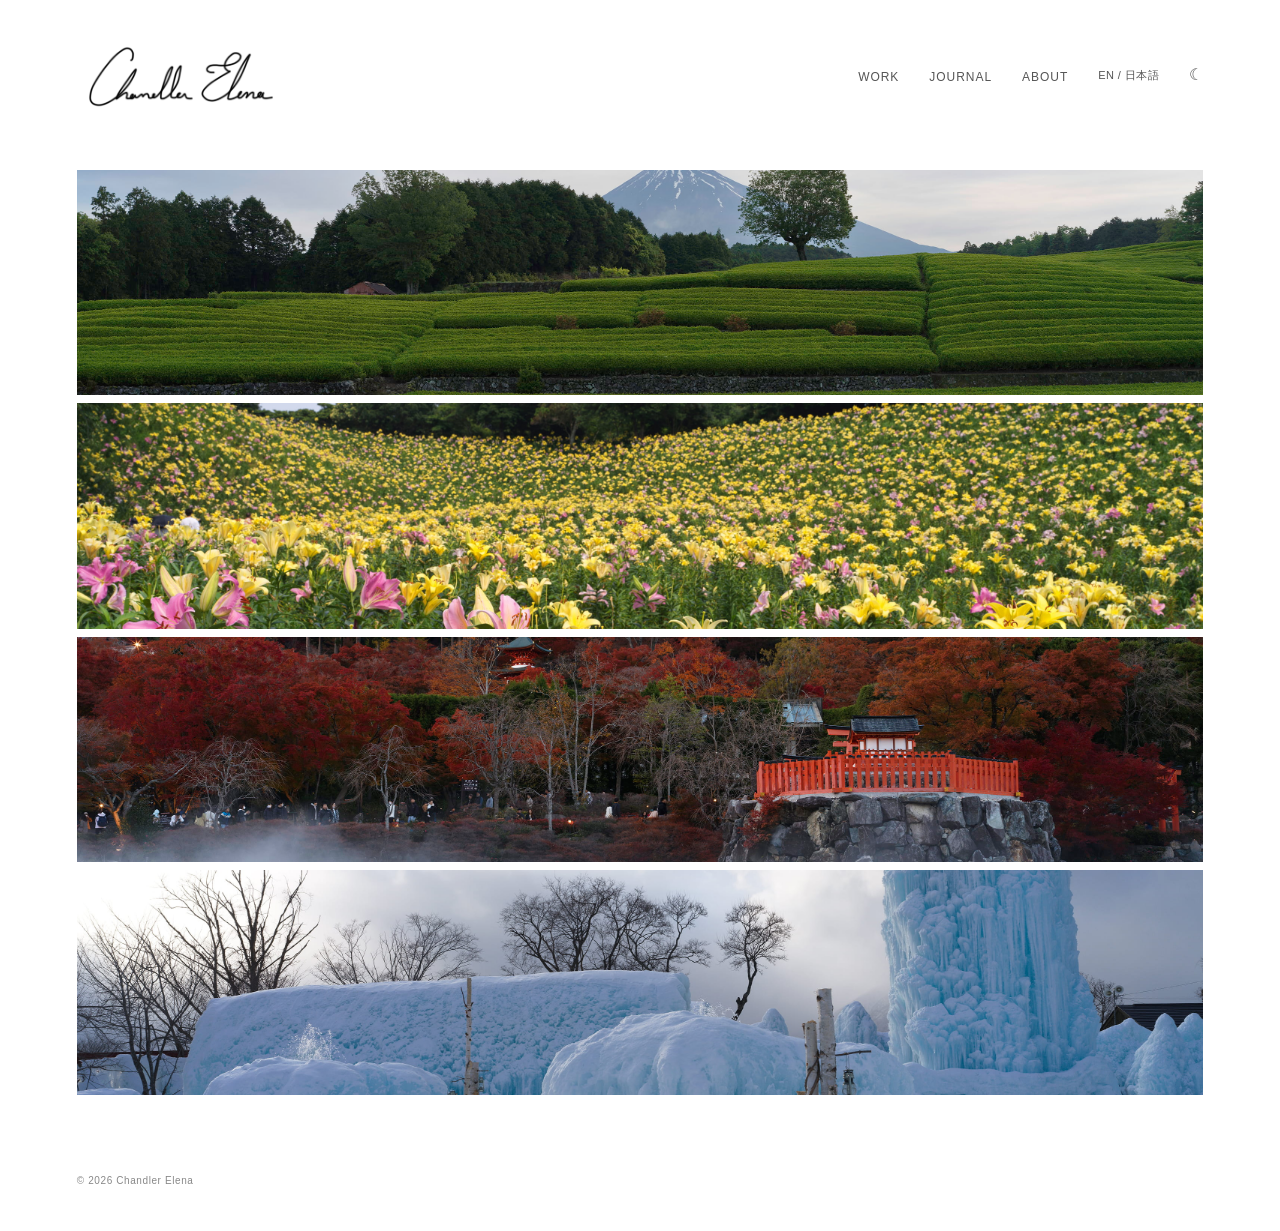
<file: index.html>
<!DOCTYPE html>
<html lang="en">
<head>
  <meta charset="UTF-8">
  <meta name="viewport" content="width=device-width, initial-scale=1.0">

<script>
  const savedTheme = localStorage.getItem("theme");
  const prefersDark = window.matchMedia("(prefers-color-scheme: dark)").matches;

  if (
    savedTheme === "dark" ||
    (!savedTheme && prefersDark)
  ) {
    document.documentElement.classList.add("dark-mode");
  }
</script>

<script>
  try {
    const savedLanguage =
      localStorage.getItem("language") || "en";

    document.documentElement.setAttribute(
      "data-language",
      savedLanguage
    );
  } catch (error) {
    document.documentElement.setAttribute(
      "data-language",
      "en"
    );
  }
</script>
  
  <title>Chandler Elena</title>

  <link rel="stylesheet" href="css/style.css">
</head>

<body>


<header class="site-header">
  <a href="index.html" class="site-title">
    <img
      class="site-signature"
      src="images/signature.png"
      alt="Chandler Elena"
    >
    <span class="site-name-ja">チャンドラ エレナ</span>
  </a>

    <nav class="site-nav">
      <a href="index.html" data-en="Work" data-ja="作品集">Work</a>
      <a href="/journal/" data-en="Journal" data-ja="ブログ">Journal</a>
      <a href="/about/" data-en="About" data-ja="私について">About</a>


      <button
        class="language-toggle"
        type="button"
        aria-label="Switch to Japanese"
    >
        EN / 日本語
      </button>

      <button
        class="theme-toggle"
        type="button"
        aria-label="Switch to dark mode"
      >
        ☾
      </button>
    </nav>
  </header>


  <main class="season-grid">

    <a
      href="galleries/spring/"
      class="season-card slideshow"
      data-season="spring"
      data-interval="8000"
    >
      <img class="slide slide-a" alt="Spring photography">
      <img class="slide slide-b" alt="Spring photography">

      <div class="season-overlay">
        <span data-en="Spring" data-ja="春">Spring</span>
      </div>
    </a>


    <a
      href="galleries/summer/"
      class="season-card slideshow"
      data-season="summer"
      data-interval="11000"
    >
      <img class="slide slide-a" alt="Summer photography">
      <img class="slide slide-b" alt="Summer photography">

      <div class="season-overlay">
        <span data-en="Summer" data-ja="夏">Summer</span>
      </div>
    </a>


    <a
      href="galleries/autumn/"
      class="season-card slideshow"
      data-season="autumn"
      data-interval="9000"
    >
      <img class="slide slide-a" alt="Autumn photography">
      <img class="slide slide-b" alt="Autumn photography">

      <div class="season-overlay">
        <span data-en="Autumn" data-ja="秋">Autumn</span>
      </div>
    </a>


    <a
      href="galleries/winter/"
      class="season-card slideshow"
      data-season="winter"
      data-interval="13000"
    >
      <img class="slide slide-a" alt="Winter photography">
      <img class="slide slide-b" alt="Winter photography">

      <div class="season-overlay">
        <span data-en="Winter" data-ja="冬">Winter</span>
      </div>
    </a>

  </main>


  <footer class="site-footer">
    <p>© 2026 Chandler Elena</p>
  </footer>

  <script src="js/theme.js"></script>
  <script src="js/language.js"></script>
  <script src="js/home-slideshow.js"></script>

</body>
</html>
</file>
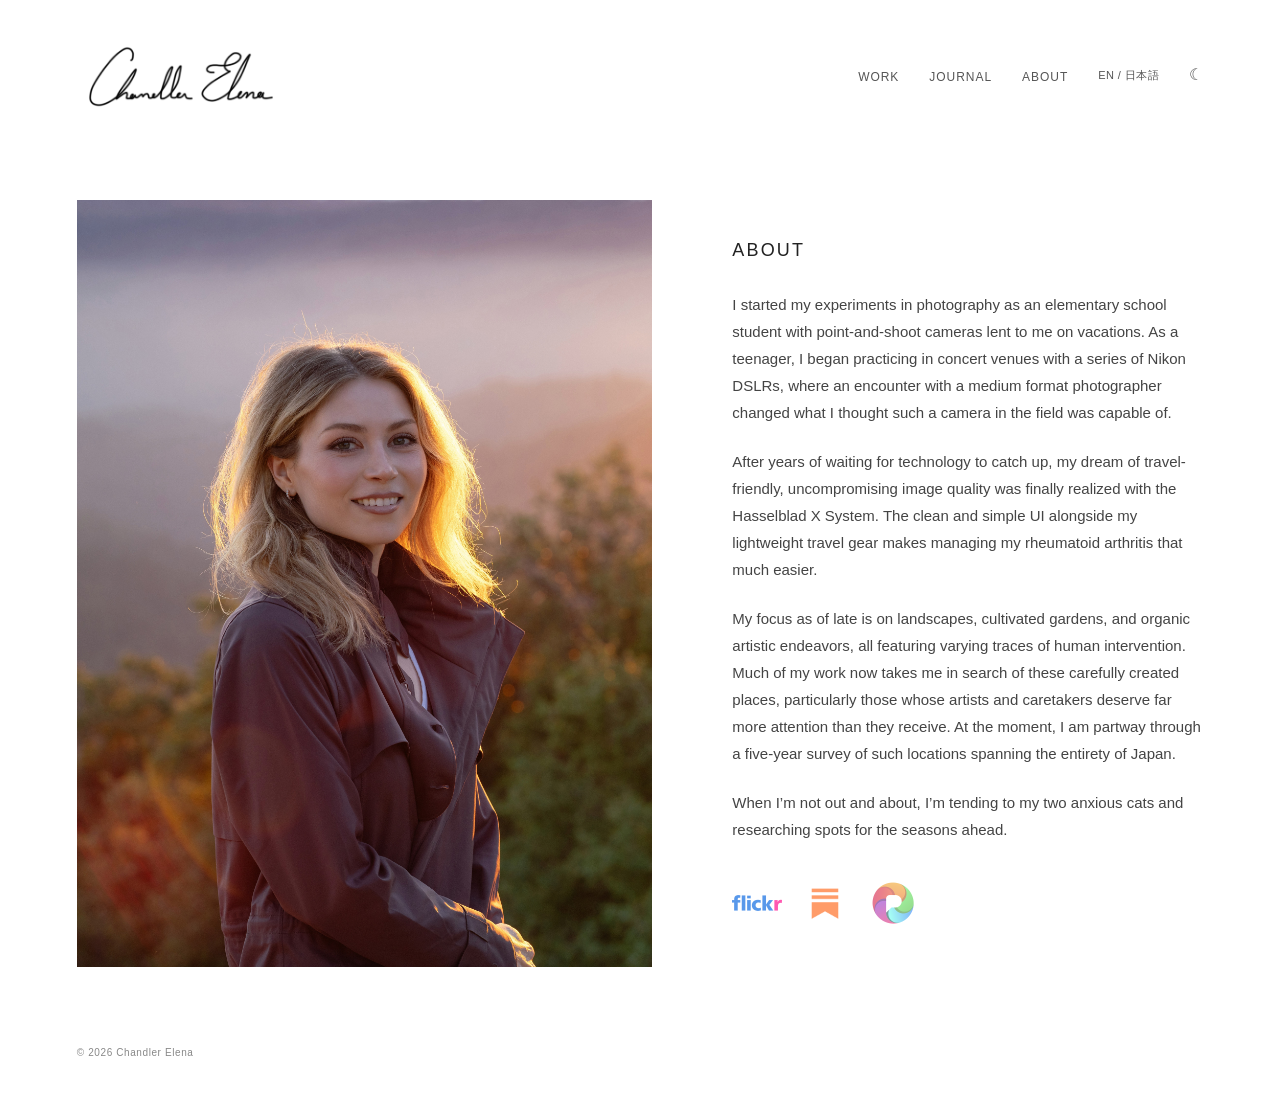
<file: about/index.html>
<!DOCTYPE html>
<html lang="en">
<head>
  <meta charset="UTF-8">
  <meta name="viewport" content="width=device-width, initial-scale=1.0">

  <script>
    const savedTheme = localStorage.getItem("theme");
    const prefersDark = window.matchMedia("(prefers-color-scheme: dark)").matches;

    if (
      savedTheme === "dark" ||
      (!savedTheme && prefersDark)
    ) {
      document.documentElement.classList.add("dark-mode");
    }
  </script>

  <script>
    try {
      const savedLanguage =
        localStorage.getItem("language") || "en";

      document.documentElement.setAttribute(
        "data-language",
        savedLanguage
      );
    } catch (error) {
      document.documentElement.setAttribute(
        "data-language",
        "en"
      );
    }
  </script>

  <title>About</title>

  <link rel="stylesheet" href="../css/style.css">
</head>

<body>

  <header class="site-header">
    <a href="/" class="site-title">

      <img
        class="site-signature"
        src="../images/signature.png"
        alt="Chandler Elena"
      >

      <span class="site-name-ja">チャンドラ エレナ</span>
    </a>

    <nav class="site-nav">
      <a href="/" data-en="Work" data-ja="作品集">Work</a>
      <a href="/journal/" data-en="Journal" data-ja="ブログ">Journal</a>
      <a href="/about/" data-en="About" data-ja="私について">About</a>

      <button
        class="language-toggle"
        type="button"
        aria-label="Switch to Japanese"
      >
        EN / 日本語
      </button>

      <button
        class="theme-toggle"
        type="button"
        aria-label="Switch to dark mode"
      >
        ☾
      </button>
    </nav>

  </header>


  <main class="about-page">

    <div class="about-image">
      <img
        src="../images/about/about.jpg"
        alt="Portrait of Chandler Elena"
      >
    </div>

    <div class="about-copy">

      <h1>About</h1>

      <!-- English biography -->
      <div class="bio-english">
        <p>
          I started my experiments in photography as an elementary school student with point-and-shoot cameras lent to me on vacations. As a teenager, I began practicing in concert venues with a series of Nikon DSLRs, where an encounter with a medium format photographer changed what I thought such a camera in the field was capable of.
        </p>

        <p>
          After years of waiting for technology to catch up, my dream of travel-friendly, uncompromising image quality was finally realized with the Hasselblad X System. The clean and simple UI alongside my lightweight travel gear makes managing my rheumatoid arthritis that much easier.
        </p>

        <p>
          My focus as of late is on landscapes, cultivated gardens, and organic artistic endeavors, all featuring varying traces of human intervention. Much of my work now takes me in search of these carefully created places, particularly those whose artists and caretakers deserve far more attention than they receive. At the moment, I am partway through a five-year survey of such locations spanning the entirety of Japan.
        </p>

        <p>
          When I’m not out and about, I’m tending to my two anxious cats and researching spots for the seasons ahead.
        </p>
      </div>

      <!-- Japanese biography -->
      <div class="bio-japanese" lang="ja">
        <p>
          私の写真との出会いは、小学生の頃、旅行先で借りたコンパクトカメラです。10代になって、ニコンの一眼レフを手にしてライブ会場での撮影を始めました。そこで出会った中判カメラのフォトグラファーが、「屋外の撮影でカメラに何ができるのか」という私の認識を変えてくれました。
        </p>

        <p>
          テクノロジーの進化をずっと待ち望む中で、ついに「軽くても、画質に妥協しない」という夢を叶えてくれたのが、ハッセルブラッドのXシステムでした。シンプルで洗練された操作性と軽量なトラベルギアのおかげで、持病のリウマチを抱えながらも、驚くほど楽に撮影を楽しめるようになりました。
        </p>

         <p>
          最近のテーマは、人々の手がけた形跡が見られる風景や、丁寧に手入れされた庭園、そして自然を生かしたアートです。現在は5年計画を立て、心を込めて作られた場所を求めて日本全国を巡っています。
        </p>

         <p>
          撮影に出ていない日は、少し甘えん坊な2匹の猫と暮らしながら、次の季節に訪れたい場所を探しています。
        </p>
      </div>

      <div class="social-links">

        <a
          href="https://www.flickr.com/photos/chandlerelena"
          target="_blank"
          rel="noopener noreferrer"
          aria-label="Flickr"
        >
          <img src="../images/icons/flickr.png" alt="">
        </a>

        <a
          href="#"
          aria-label="Substack"
        >
          <img src="../images/icons/substack.png" alt="">
        </a>

        <a
          href="https://pixelfed.social/chandlerelena"
          target="_blank"
          rel="noopener noreferrer"
          aria-label="Pixelfed"
        >
          <img src="../images/icons/pixelfed.png" alt="">
        </a>

      </div>

    </div>

  </main>


  <footer class="site-footer">
    <p>© 2026 Chandler Elena</p>
  </footer>

  <script src="../js/theme.js"></script>
  <script src="../js/language.js"></script>
</body>
</html>
</file>
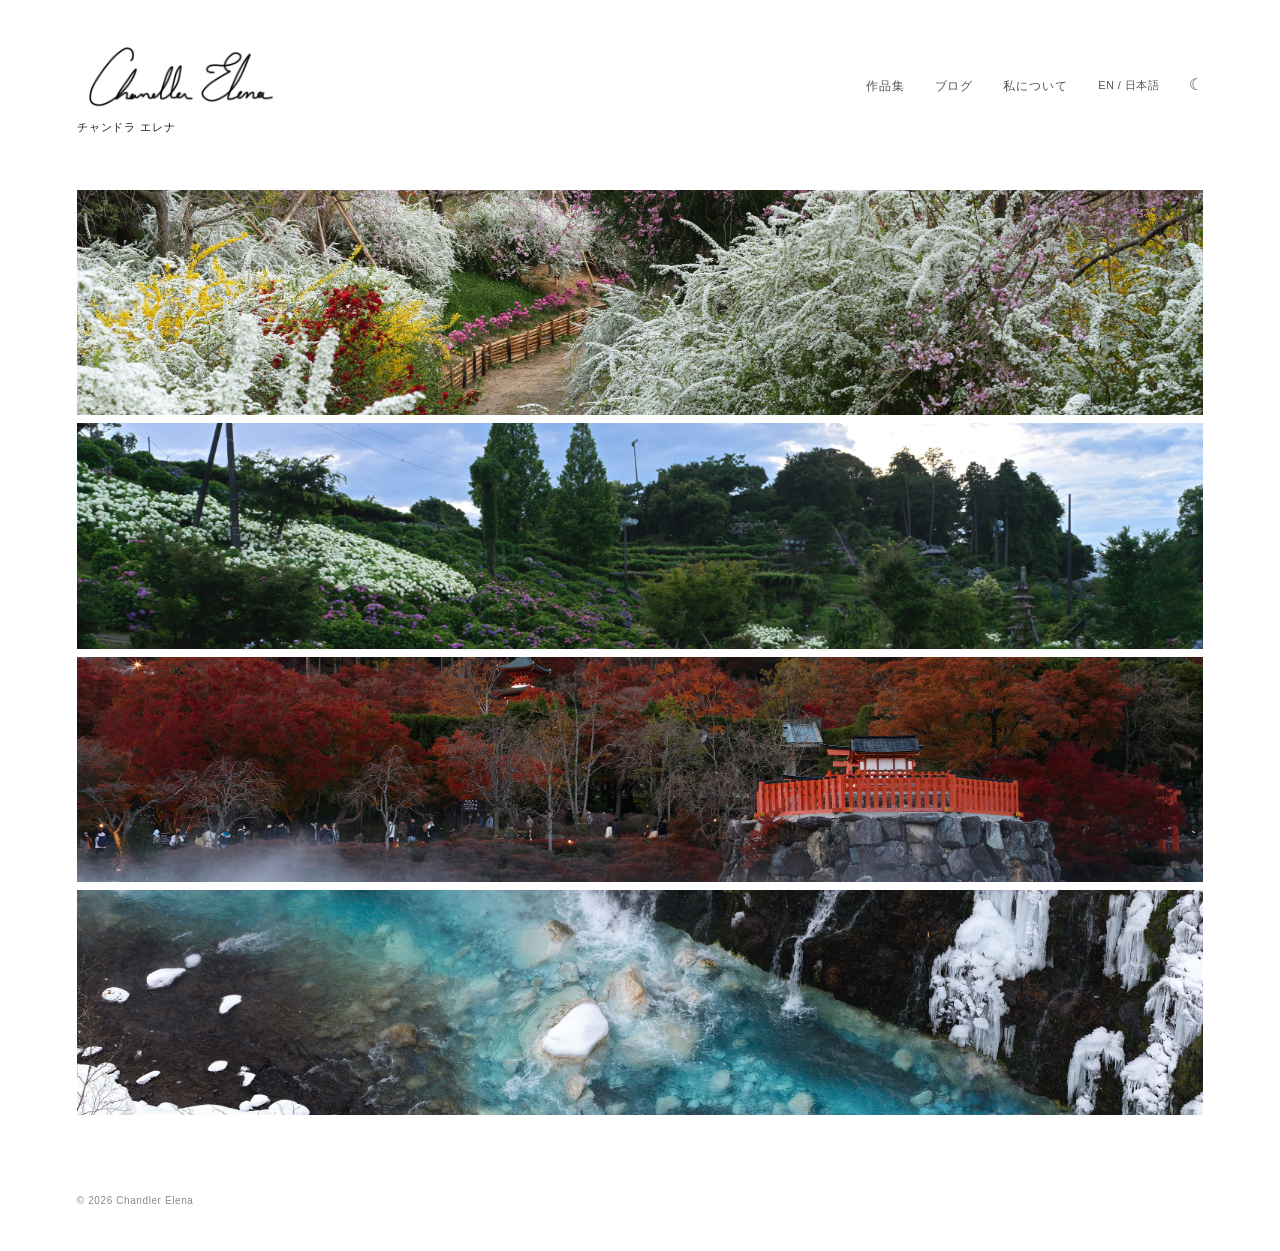
<file: ja/index.html>
<!DOCTYPE html>
<html lang="ja">
<head>
  <meta charset="UTF-8">
  <meta name="viewport" content="width=device-width, initial-scale=1.0">

  <title>Chandler Elena</title>

  <script>
    try {
      localStorage.setItem("language", "ja");
    } catch (error) {
      // Continue even if storage is unavailable.
    }

    window.location.replace("/");
  </script>

  <meta http-equiv="refresh" content="0;url=/">
</head>

<body>
  <p>
    <a href="/">ホームページへ</a>
  </p>
</body>
</html>
</file>
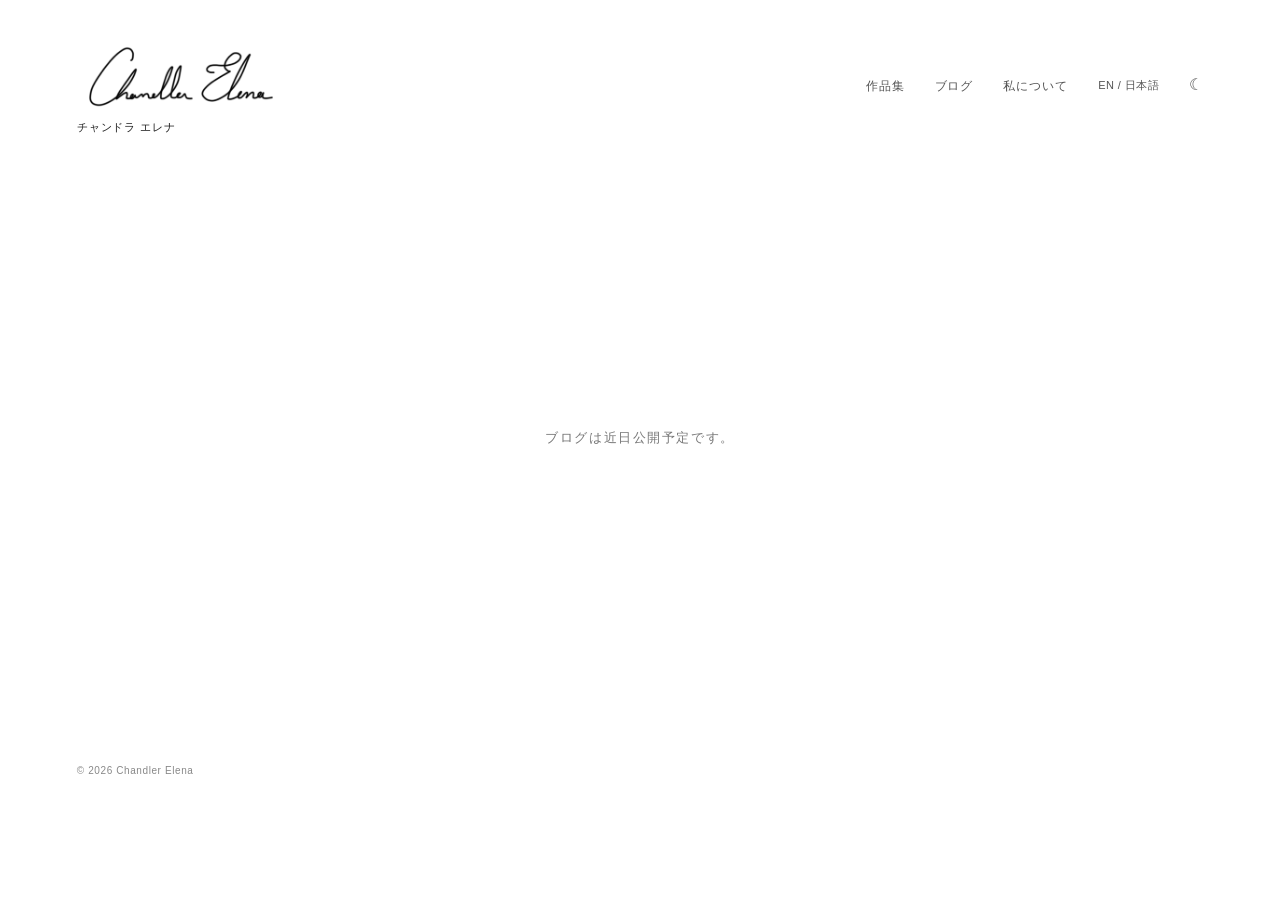
<file: journal/index.html>
<!DOCTYPE html>
<html lang="en">
<head>
  <meta charset="UTF-8">
  <meta name="viewport" content="width=device-width, initial-scale=1.0">

  <script>
    const savedTheme = localStorage.getItem("theme");
    const prefersDark = window.matchMedia("(prefers-color-scheme: dark)").matches;

    if (
      savedTheme === "dark" ||
      (!savedTheme && prefersDark)
    ) {
      document.documentElement.classList.add("dark-mode");
    }
  </script>

  <script>
    try {
      const savedLanguage =
        localStorage.getItem("language") || "en";

      document.documentElement.setAttribute(
        "data-language",
        savedLanguage
      );
    } catch (error) {
      document.documentElement.setAttribute(
        "data-language",
        "en"
      );
    }
  </script>

  <title>Journal</title>

  <link rel="stylesheet" href="../css/style.css">
</head>

<body>

  <header class="site-header">
    <a href="/" class="site-title">
      <img
        class="site-signature"
        src="../images/signature.png"
        alt="Chandler Elena"
      >

      <span class="site-name-ja">チャンドラ エレナ</span>
    </a>

    <nav class="site-nav">
      <a href="/" data-en="Work" data-ja="作品集">Work</a>
      <a href="/journal/" data-en="Journal" data-ja="ブログ">Journal</a>
      <a href="/about/" data-en="About" data-ja="私について">About</a>

      <button
        class="language-toggle"
        type="button"
        aria-label="Switch to Japanese"
      >
        EN / 日本語
      </button>

      <button
        class="theme-toggle"
        type="button"
        aria-label="Switch to dark mode"
      >
        ☾
      </button>
    </nav>

  </header>


  <main class="coming-soon">

    <p
      data-en="Journal coming soon."
      data-ja="ブログは近日公開予定です。"
    >
      Journal coming soon.
    </p>

  </main>


  <footer class="site-footer">
    <p>© 2026 Chandler Elena</p>
  </footer>

  <script src="../js/theme.js"></script>
  <script src="../js/language.js"></script>
</body>
</html>
</file>
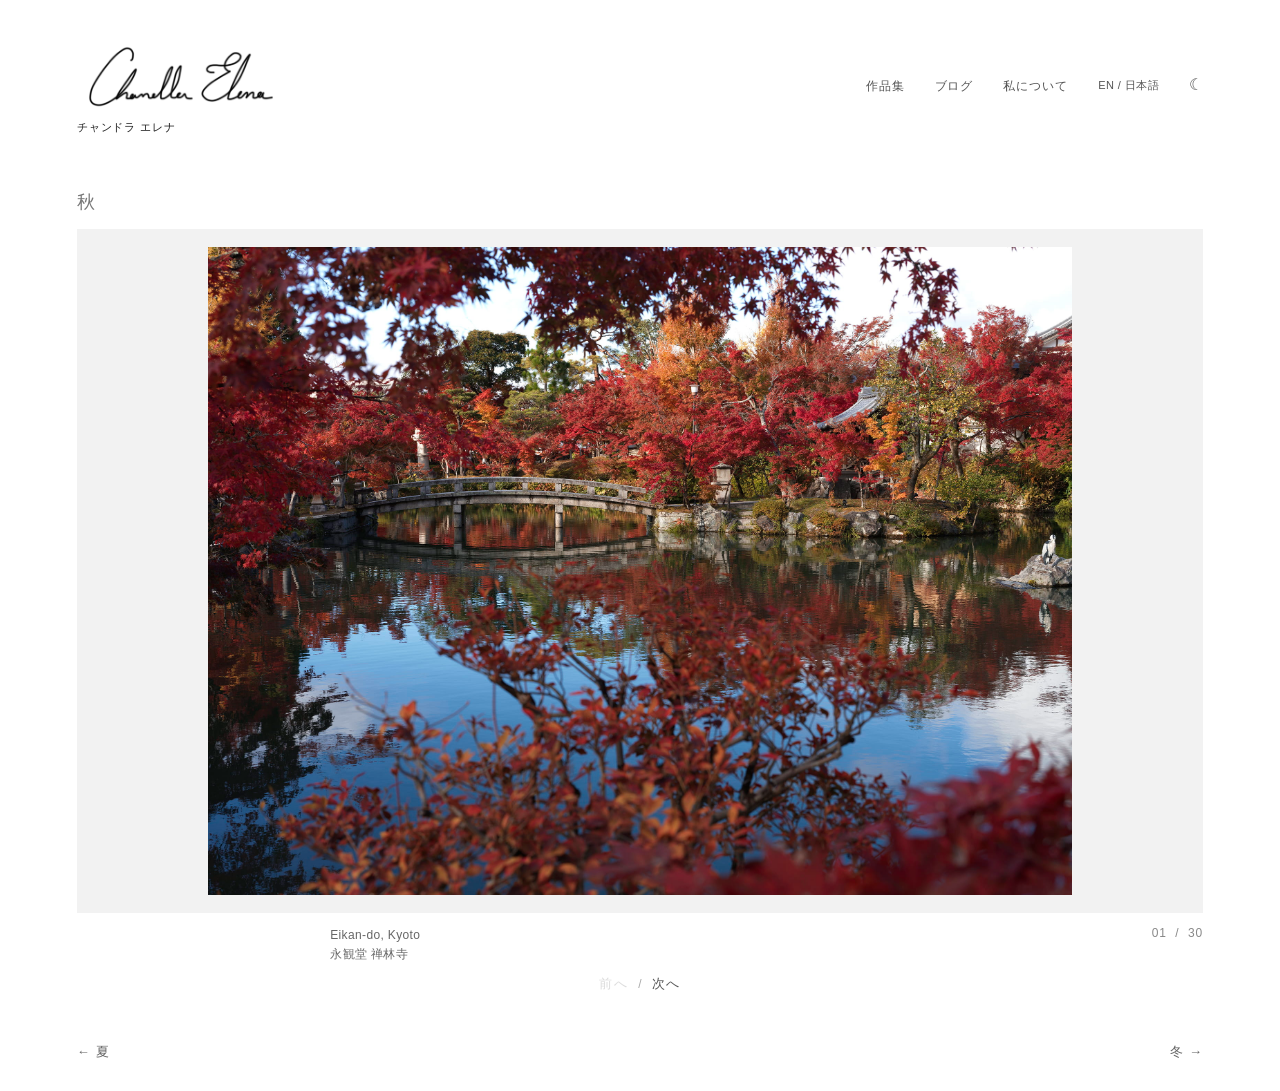
<file: galleries/autumn/index.html>
<!DOCTYPE html>
<html lang="en">
<head>
  <meta charset="UTF-8">
  <meta name="viewport" content="width=device-width, initial-scale=1.0">

  <script>
    const savedTheme = localStorage.getItem("theme");
    const prefersDark = window.matchMedia("(prefers-color-scheme: dark)").matches;

    if (
      savedTheme === "dark" ||
      (!savedTheme && prefersDark)
    ) {
      document.documentElement.classList.add("dark-mode");
    }
  </script>

  <script>
    try {
      const savedLanguage =
        localStorage.getItem("language") || "en";

      document.documentElement.setAttribute(
        "data-language",
        savedLanguage
      );
    } catch (error) {
      document.documentElement.setAttribute(
        "data-language",
        "en"
      );
    }
  </script>

  <title>Autumn</title>

  <link rel="stylesheet" href="/css/style.css">
</head>

<body class="gallery-page">

  <header class="site-header">
    <a href="/" class="site-title">
      <img
        class="site-signature"
        src="/images/signature.png"
        alt="Chandler Elena"
      >
      <span class="site-name-ja">チャンドラ エレナ</span>
    </a>

    <nav class="site-nav">
      <a href="/" data-en="Work" data-ja="作品集">Work</a>
      <a href="/journal/" data-en="Journal" data-ja="ブログ">Journal</a>
      <a href="/about/" data-en="About" data-ja="私について">About</a>

      <button
        class="language-toggle"
        type="button"
        aria-label="Switch to Japanese"
      >
        EN / 日本語
      </button>

      <button
        class="theme-toggle"
        type="button"
        aria-label="Switch to dark mode"
      >
        ☾
      </button>
    </nav>
  </header>


  <main class="gallery-viewer">

    <div class="gallery-heading">
      <h1 data-en="Autumn" data-ja="秋">Autumn</h1>
    </div>

    <div class="gallery-stage">
      <div class="gallery-slide">
        <img
          id="gallery-image"
          src=""
          alt=""
        >
      </div>
    </div>

    <div class="gallery-info">

      <div class="gallery-caption">
        <div id="gallery-location"></div>
        <div id="gallery-date"></div>
      </div>

      <div class="gallery-counter">
        <span id="current-number">01</span>
        <span class="counter-divider">/</span>
        <span id="total-number">01</span>
      </div>

    </div>

    <div class="gallery-controls">

      <button
        id="previous-button"
        data-en="Previous"
        data-ja="前へ"
      >
        Previous
      </button>

      <span class="control-divider">/</span>

      <button
        id="next-button"
        data-en="Next"
        data-ja="次へ"
      >
        Next
      </button>

    </div>

  </main>


  <footer class="gallery-season-nav">

    <a
      href="/galleries/summer/"
      data-en="← Summer"
      data-ja="← 夏"
    >
      ← Summer
    </a>

    <a
      href="/galleries/winter/"
      data-en="Winter →"
      data-ja="冬 →"
    >
      Winter →
    </a>

  </footer>


  <script src="/js/theme.js"></script>
  <script src="/js/language.js"></script>
  <script src="/js/autumn-gallery.js"></script>
  <script src="/js/gallery.js"></script>

</body>
</html>
</file>
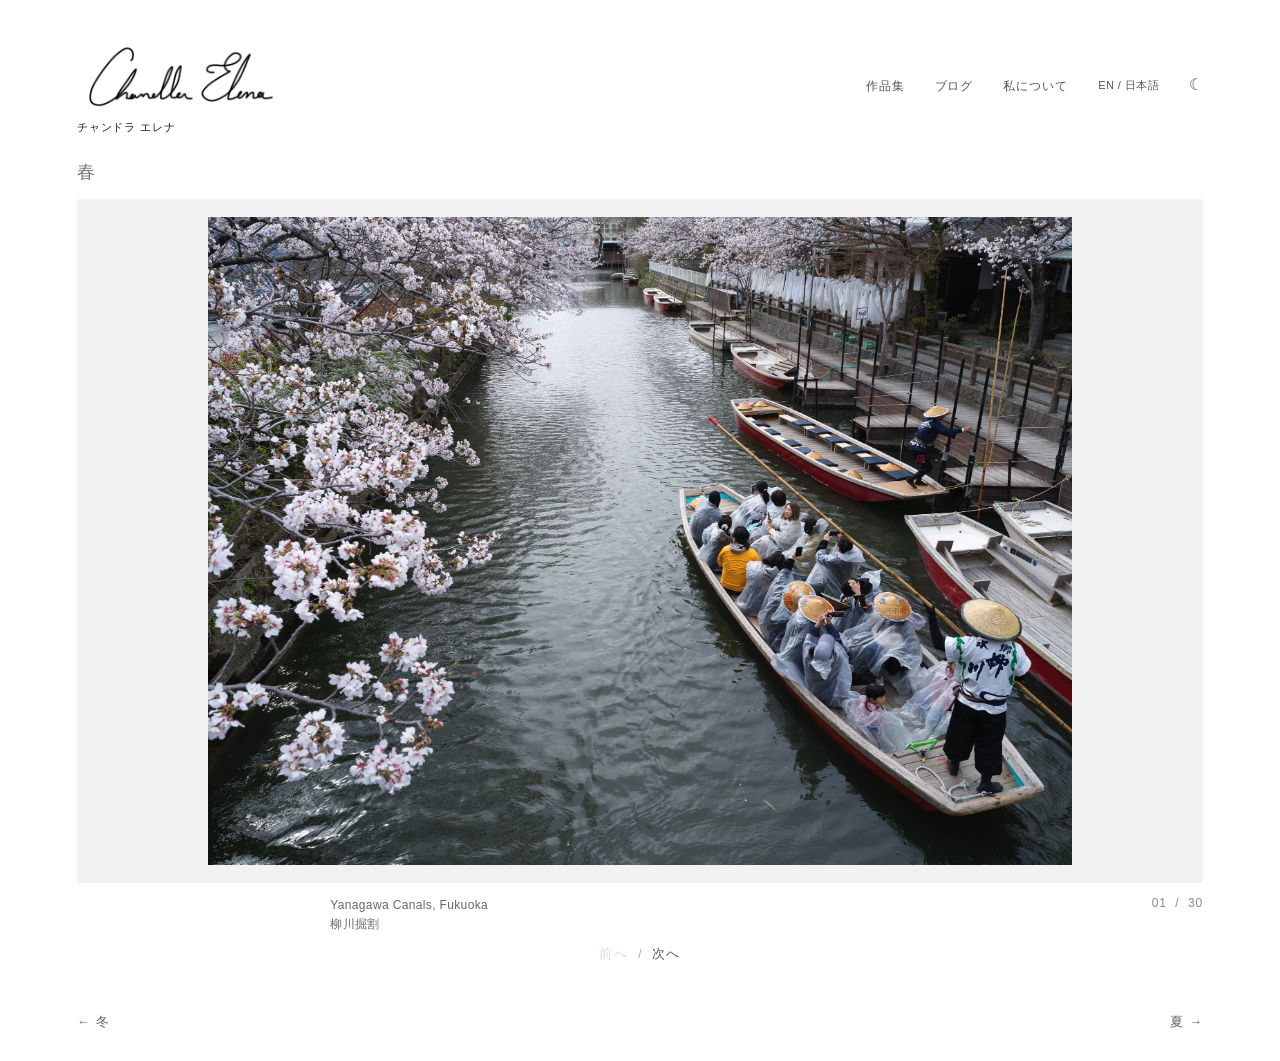
<file: galleries/spring/index.html>
<!DOCTYPE html>
<html lang="en">
<head>
  <meta charset="UTF-8">
  <meta name="viewport" content="width=device-width, initial-scale=1.0">

  <script>
    const savedTheme = localStorage.getItem("theme");
    const prefersDark = window.matchMedia("(prefers-color-scheme: dark)").matches;

    if (
      savedTheme === "dark" ||
      (!savedTheme && prefersDark)
    ) {
      document.documentElement.classList.add("dark-mode");
    }
  </script>

  <script>
    try {
      const savedLanguage =
        localStorage.getItem("language") || "en";

      document.documentElement.setAttribute(
        "data-language",
        savedLanguage
      );
    } catch (error) {
      document.documentElement.setAttribute(
        "data-language",
        "en"
      );
    }
  </script>

  <title>Spring</title>

  <link rel="stylesheet" href="/css/style.css">
</head>

<body class="gallery-page">

  <header class="site-header gallery-header">
    <a href="/" class="site-title">
      <img
        class="site-signature"
        src="/images/signature.png"
        alt="Chandler Elena"
      >
      <span class="site-name-ja">チャンドラ エレナ</span>
    </a>

    <nav class="site-nav">
      <a href="/" data-en="Work" data-ja="作品集">Work</a>
      <a href="/journal/" data-en="Journal" data-ja="ブログ">Journal</a>
      <a href="/about/" data-en="About" data-ja="私について">About</a>

      <button
        class="language-toggle"
        type="button"
        aria-label="Switch to Japanese"
      >
        EN / 日本語
      </button>

      <button
        class="theme-toggle"
        type="button"
        aria-label="Switch to dark mode"
      >
        ☾
      </button>
    </nav>
  </header>


  <main class="gallery-viewer">

    <div class="gallery-heading">
      <h1 data-en="Spring" data-ja="春">Spring</h1>
    </div>

    <div class="gallery-stage">
      <div class="gallery-slide">
        <img
          id="gallery-image"
          src=""
          alt=""
        >
      </div>
    </div>

    <div class="gallery-info">

      <div class="gallery-caption">
        <div id="gallery-location"></div>
        <div id="gallery-date"></div>
      </div>

      <div class="gallery-counter">
        <span id="current-number">01</span>
        <span class="counter-divider">/</span>
        <span id="total-number">01</span>
      </div>

    </div>

    <div class="gallery-controls">

      <button
        id="previous-button"
        data-en="Previous"
        data-ja="前へ"
      >
        Previous
      </button>

      <span class="control-divider">/</span>

      <button
        id="next-button"
        data-en="Next"
        data-ja="次へ"
      >
        Next
      </button>

    </div>

  </main>


  <footer class="gallery-season-nav">

    <a
      href="/galleries/winter/"
      data-en="← Winter"
      data-ja="← 冬"
    >
      ← Winter
    </a>

    <a
      href="/galleries/summer/"
      data-en="Summer →"
      data-ja="夏 →"
    >
      Summer →
    </a>

  </footer>


  <script src="/js/theme.js"></script>
  <script src="/js/language.js"></script>
  <script src="/js/spring-gallery.js"></script>
  <script src="/js/gallery.js"></script>

</body>
</html>
</file>
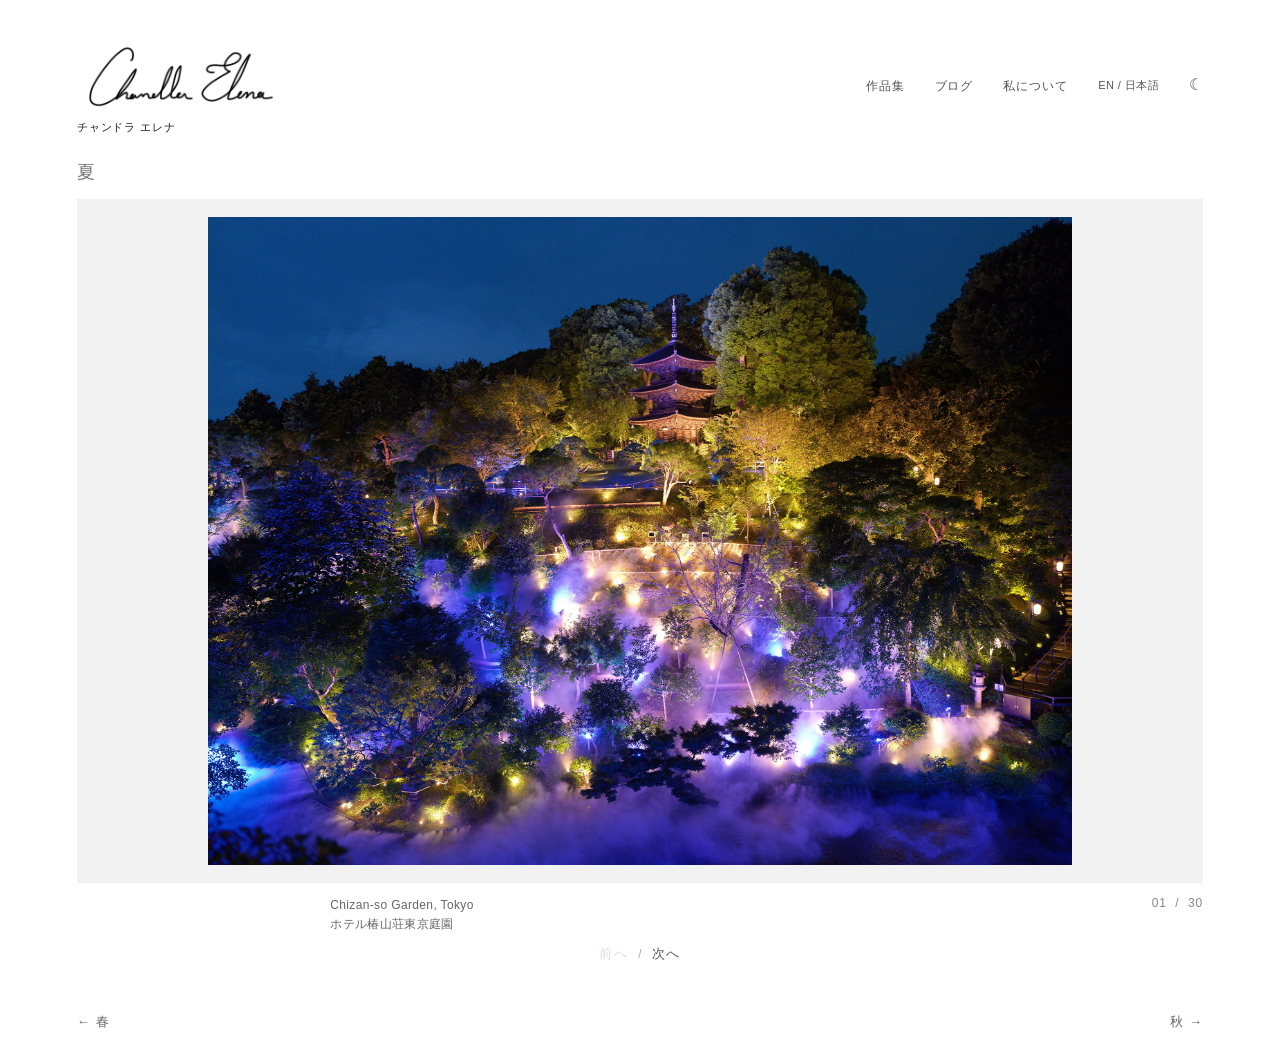
<file: galleries/summer/index.html>
<!DOCTYPE html>
<html lang="en">
<head>
  <meta charset="UTF-8">
  <meta name="viewport" content="width=device-width, initial-scale=1.0">

  <script>
    const savedTheme = localStorage.getItem("theme");
    const prefersDark = window.matchMedia("(prefers-color-scheme: dark)").matches;

    if (
      savedTheme === "dark" ||
      (!savedTheme && prefersDark)
    ) {
      document.documentElement.classList.add("dark-mode");
    }
  </script>

  <script>
    try {
      const savedLanguage =
        localStorage.getItem("language") || "en";

      document.documentElement.setAttribute(
        "data-language",
        savedLanguage
      );
    } catch (error) {
      document.documentElement.setAttribute(
        "data-language",
        "en"
      );
    }
  </script>

  <title>Summer</title>

  <link rel="stylesheet" href="/css/style.css">
</head>

<body class="gallery-page">

  <header class="site-header gallery-header">
    <a href="/" class="site-title">
      <img
        class="site-signature"
        src="/images/signature.png"
        alt="Chandler Elena"
      >
      <span class="site-name-ja">チャンドラ エレナ</span>
    </a>

    <nav class="site-nav">
      <a href="/" data-en="Work" data-ja="作品集">Work</a>
      <a href="/journal/" data-en="Journal" data-ja="ブログ">Journal</a>
      <a href="/about/" data-en="About" data-ja="私について">About</a>

      <button
        class="language-toggle"
        type="button"
        aria-label="Switch to Japanese"
      >
        EN / 日本語
      </button>

      <button
        class="theme-toggle"
        type="button"
        aria-label="Switch to dark mode"
      >
        ☾
      </button>
    </nav>
  </header>


  <main class="gallery-viewer">

    <div class="gallery-heading">
      <h1 data-en="Summer" data-ja="夏">Summer</h1>
    </div>

    <div class="gallery-stage">
      <div class="gallery-slide">
        <img
          id="gallery-image"
          src=""
          alt=""
        >
      </div>
    </div>

    <div class="gallery-info">

      <div class="gallery-caption">
        <div id="gallery-location"></div>
        <div id="gallery-date"></div>
      </div>

      <div class="gallery-counter">
        <span id="current-number">01</span>
        <span class="counter-divider">/</span>
        <span id="total-number">01</span>
      </div>

    </div>

    <div class="gallery-controls">

      <button
        id="previous-button"
        data-en="Previous"
        data-ja="前へ"
      >
        Previous
      </button>

      <span class="control-divider">/</span>

      <button
        id="next-button"
        data-en="Next"
        data-ja="次へ"
      >
        Next
      </button>

    </div>

  </main>


  <footer class="gallery-season-nav">

    <a
      href="/galleries/spring/"
      data-en="← Spring"
      data-ja="← 春"
    >
      ← Spring
    </a>

    <a
      href="/galleries/autumn/"
      data-en="Autumn →"
      data-ja="秋 →"
    >
      Autumn →
    </a>

  </footer>


  <script src="/js/theme.js"></script>
  <script src="/js/language.js"></script>
  <script src="/js/summer-gallery.js"></script>
  <script src="/js/gallery.js"></script>

</body>
</html>
</file>
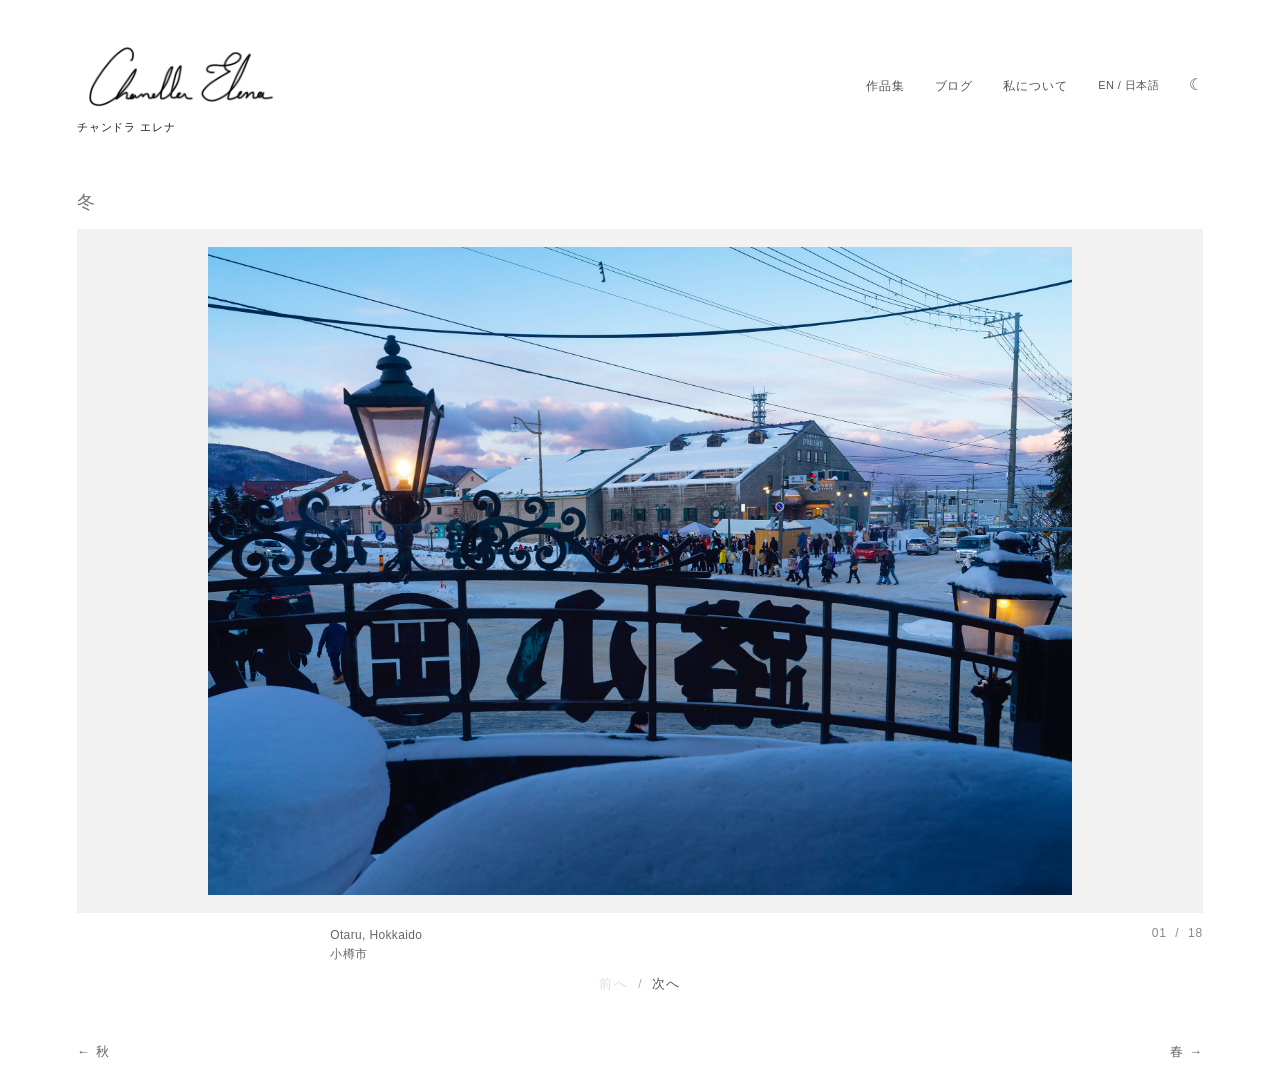
<file: galleries/winter/index.html>
<!DOCTYPE html>
<html lang="en">
<head>
  <meta charset="UTF-8">
  <meta name="viewport" content="width=device-width, initial-scale=1.0">

  <script>
    const savedTheme = localStorage.getItem("theme");
    const prefersDark = window.matchMedia("(prefers-color-scheme: dark)").matches;

    if (
      savedTheme === "dark" ||
      (!savedTheme && prefersDark)
    ) {
      document.documentElement.classList.add("dark-mode");
    }
  </script>

  <script>
    try {
      const savedLanguage =
        localStorage.getItem("language") || "en";

      document.documentElement.setAttribute(
        "data-language",
        savedLanguage
      );
    } catch (error) {
      document.documentElement.setAttribute(
        "data-language",
        "en"
      );
    }
  </script>

  <title>Winter</title>

  <link rel="stylesheet" href="/css/style.css">
</head>

<body class="gallery-page">

  <header class="site-header">
    <a href="/" class="site-title">
      <img
        class="site-signature"
        src="/images/signature.png"
        alt="Chandler Elena"
      >
      <span class="site-name-ja">チャンドラ エレナ</span>
    </a>

    <nav class="site-nav">
      <a href="/" data-en="Work" data-ja="作品集">Work</a>
      <a href="/journal/" data-en="Journal" data-ja="ブログ">Journal</a>
      <a href="/about/" data-en="About" data-ja="私について">About</a>

      <button
        class="language-toggle"
        type="button"
        aria-label="Switch to Japanese"
      >
        EN / 日本語
      </button>

      <button
        class="theme-toggle"
        type="button"
        aria-label="Switch to dark mode"
      >
        ☾
      </button>
    </nav>
  </header>


  <main class="gallery-viewer">

    <div class="gallery-heading">
      <h1 data-en="Winter" data-ja="冬">Winter</h1>
    </div>

    <div class="gallery-stage">
      <div class="gallery-slide">
        <img
          id="gallery-image"
          src=""
          alt=""
        >
      </div>
    </div>

    <div class="gallery-info">

      <div class="gallery-caption">
        <div id="gallery-location"></div>
        <div id="gallery-date"></div>
      </div>

      <div class="gallery-counter">
        <span id="current-number">01</span>
        <span class="counter-divider">/</span>
        <span id="total-number">01</span>
      </div>

    </div>

    <div class="gallery-controls">

      <button
        id="previous-button"
        data-en="Previous"
        data-ja="前へ"
      >
        Previous
      </button>

      <span class="control-divider">/</span>

      <button
        id="next-button"
        data-en="Next"
        data-ja="次へ"
      >
        Next
      </button>

    </div>

  </main>


  <footer class="gallery-season-nav">

    <a
      href="/galleries/autumn/"
      data-en="← Autumn"
      data-ja="← 秋"
    >
      ← Autumn
    </a>

    <a
      href="/galleries/spring/"
      data-en="Spring →"
      data-ja="春 →"
    >
      Spring →
    </a>

  </footer>


  <script src="/js/theme.js"></script>
  <script src="/js/language.js"></script>
  <script src="/js/winter-gallery.js"></script>
  <script src="/js/gallery.js"></script>

</body>
</html>
</file>
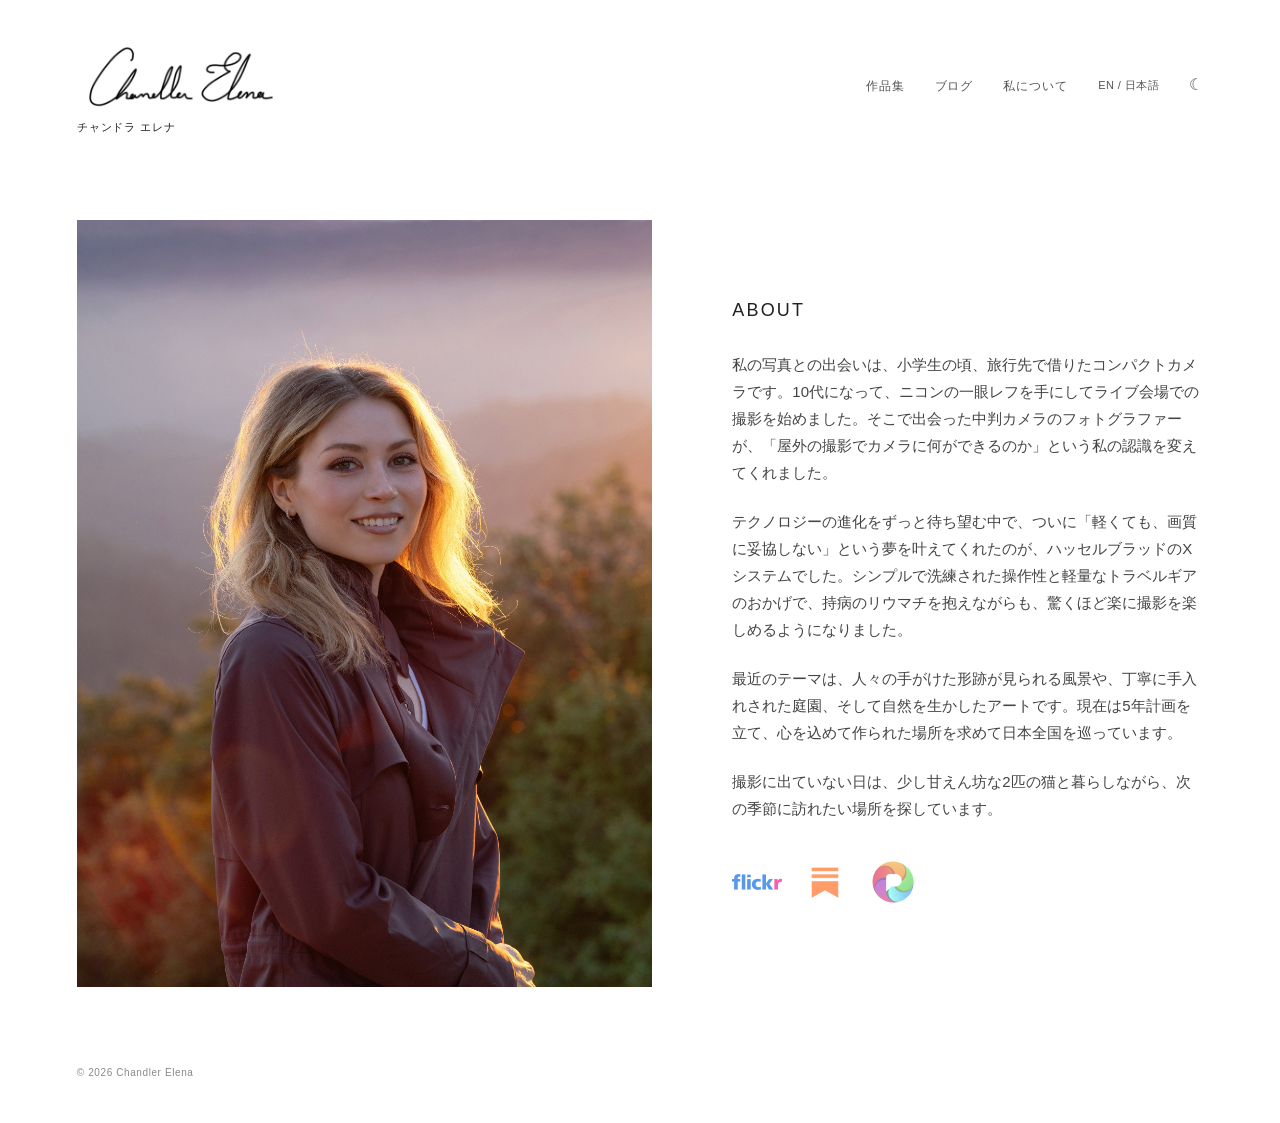
<file: about.html>
<!DOCTYPE html>
<html lang="en">
<head>
  <meta charset="UTF-8">
  <meta name="viewport" content="width=device-width, initial-scale=1.0">

  <title>Redirecting to About</title>

  <link rel="canonical" href="https://www.chandlerelena.com/about/">

  <meta http-equiv="refresh" content="0;url=/about/">

  <script>
    window.location.replace(
      "/about/" + window.location.search + window.location.hash
    );
  </script>
</head>

<body>
  <p>
    Redirecting to the
    <a href="/about/">About page</a>...
  </p>
</body>
</html>
</file>
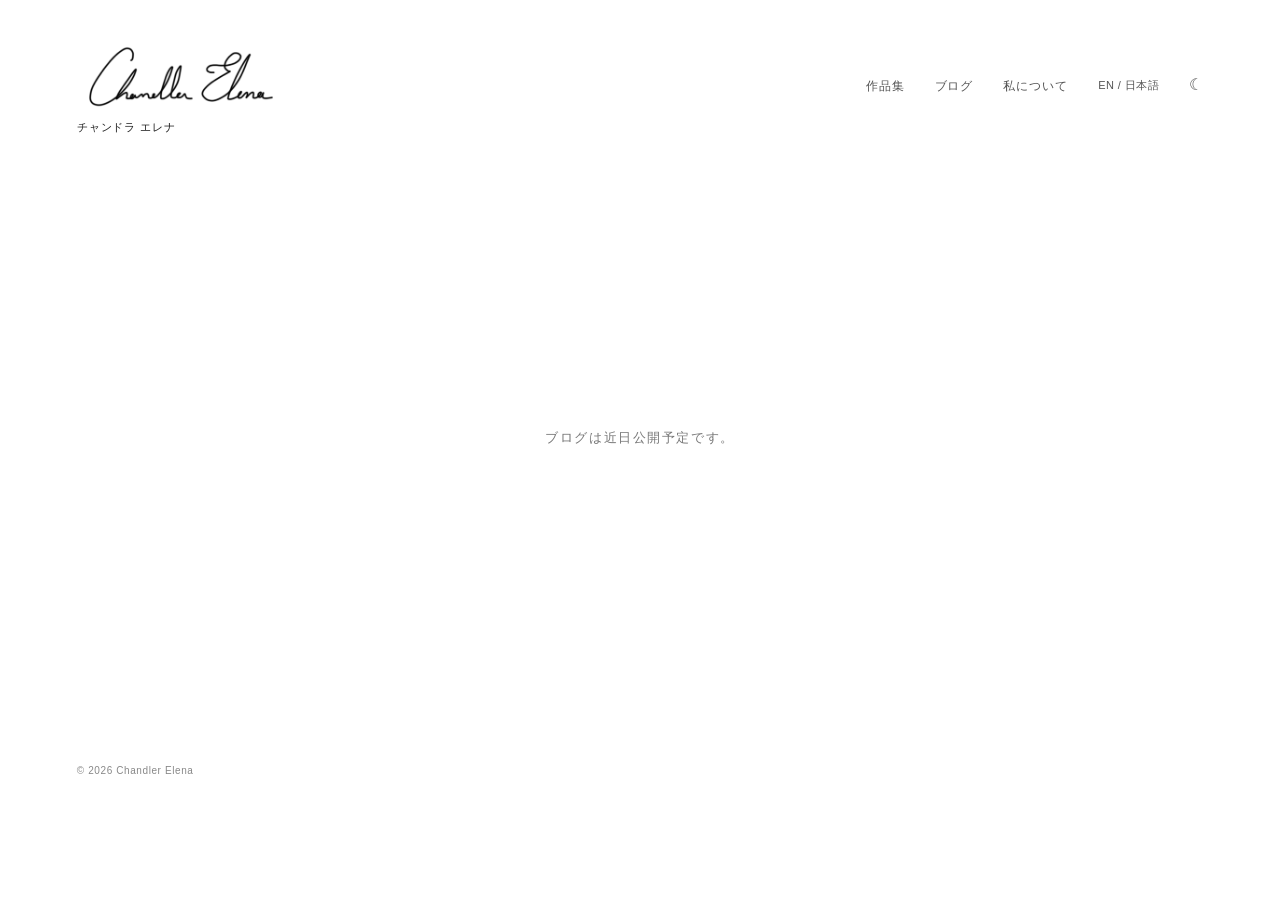
<file: journal.html>
<!DOCTYPE html>
<html lang="en">
<head>
  <meta charset="UTF-8">
  <meta name="viewport" content="width=device-width, initial-scale=1.0">

  <title>Redirecting to Journal</title>

  <link rel="canonical" href="https://www.chandlerelena.com/journal/">

  <meta http-equiv="refresh" content="0;url=/journal/">

  <script>
    window.location.replace(
      "/journal/" + window.location.search + window.location.hash
    );
  </script>
</head>

<body>
  <p>
    Redirecting to the
    <a href="/journal/">Journal page</a>...
  </p>
</body>
</html>
</file>
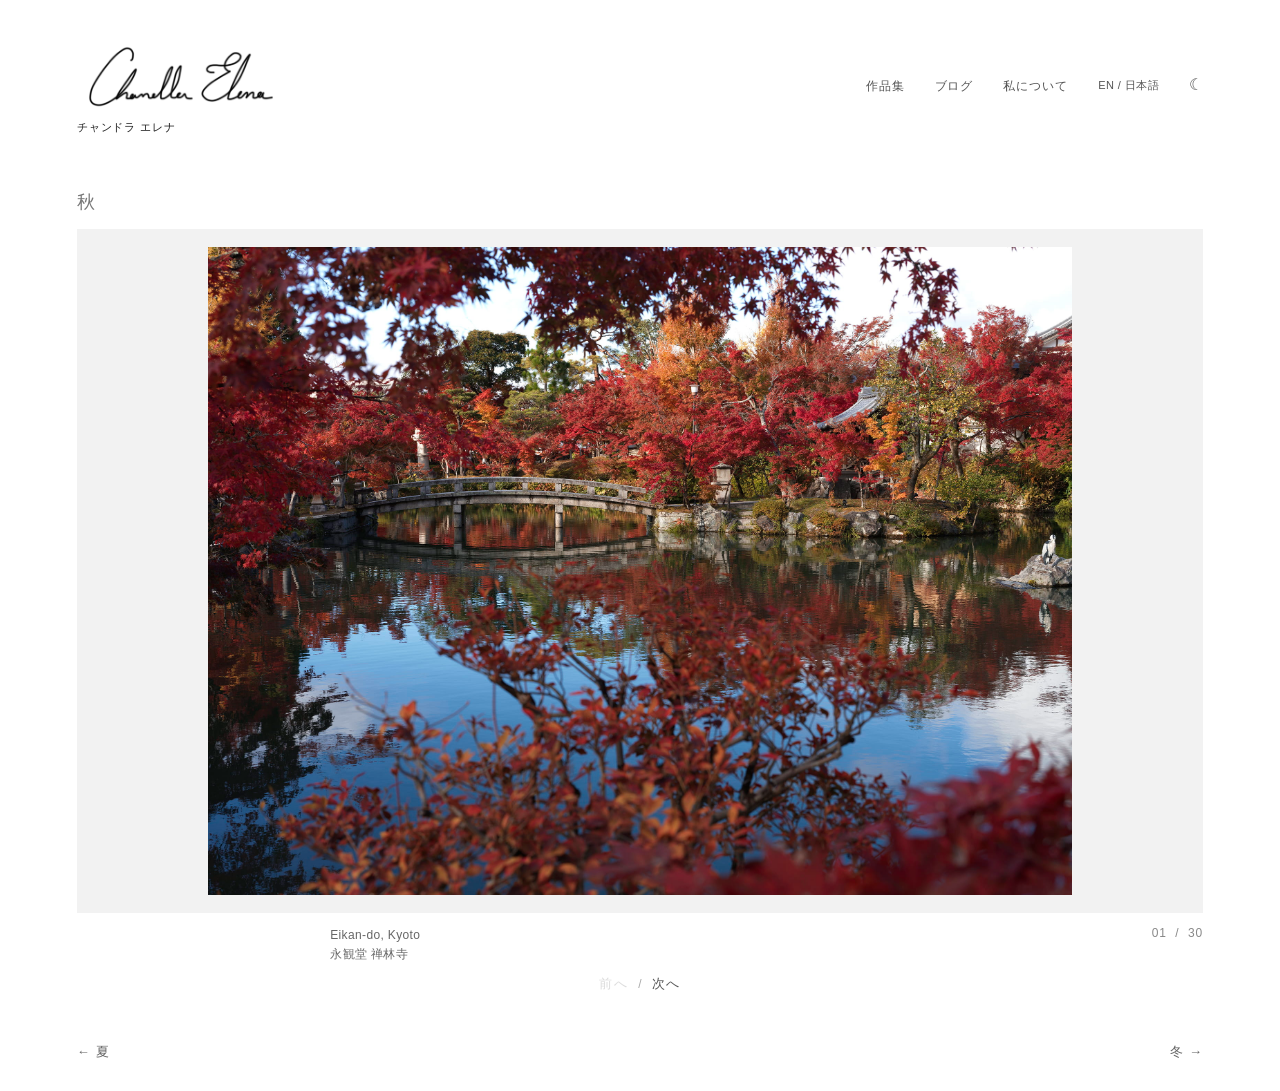
<file: galleries/autumn.html>
<!DOCTYPE html>
<html lang="en">
<head>
  <meta charset="UTF-8">
  <meta name="viewport" content="width=device-width, initial-scale=1.0">

  <title>Redirecting to Autumn Gallery</title>

  <link rel="canonical" href="https://www.chandlerelena.com/galleries/autumn/">

  <meta http-equiv="refresh" content="0;url=/galleries/autumn/">

  <script>
    window.location.replace(
      "/galleries/autumn/" + window.location.hash
    );
  </script>
</head>

<body>
  <p>
    Redirecting to the
    <a href="/galleries/autumn/">Autumn Gallery</a>...
  </p>
</body>
</html>
</file>
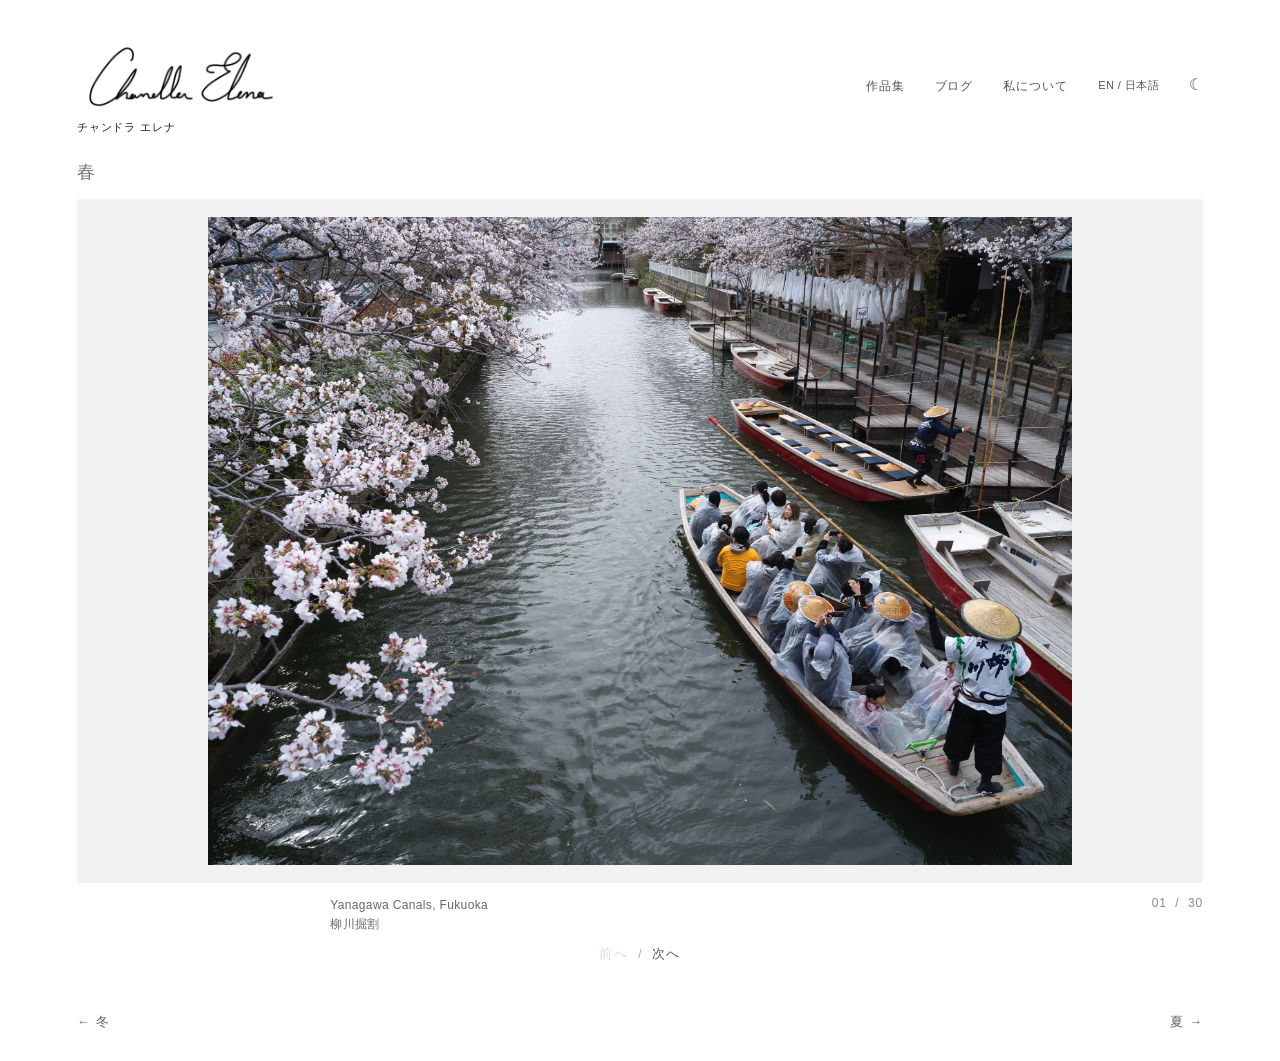
<file: galleries/spring.html>
<!DOCTYPE html>
<html lang="en">
<head>
  <meta charset="UTF-8">
  <meta name="viewport" content="width=device-width, initial-scale=1.0">

  <title>Redirecting to Spring Gallery</title>

  <link rel="canonical" href="https://www.chandlerelena.com/galleries/spring/">

  <meta http-equiv="refresh" content="0;url=/galleries/spring/">

  <script>
    window.location.replace(
      "/galleries/spring/" + window.location.hash
    );
  </script>
</head>

<body>
  <p>
    Redirecting to the
    <a href="/galleries/spring/">Spring Gallery</a>...
  </p>
</body>
</html>
</file>
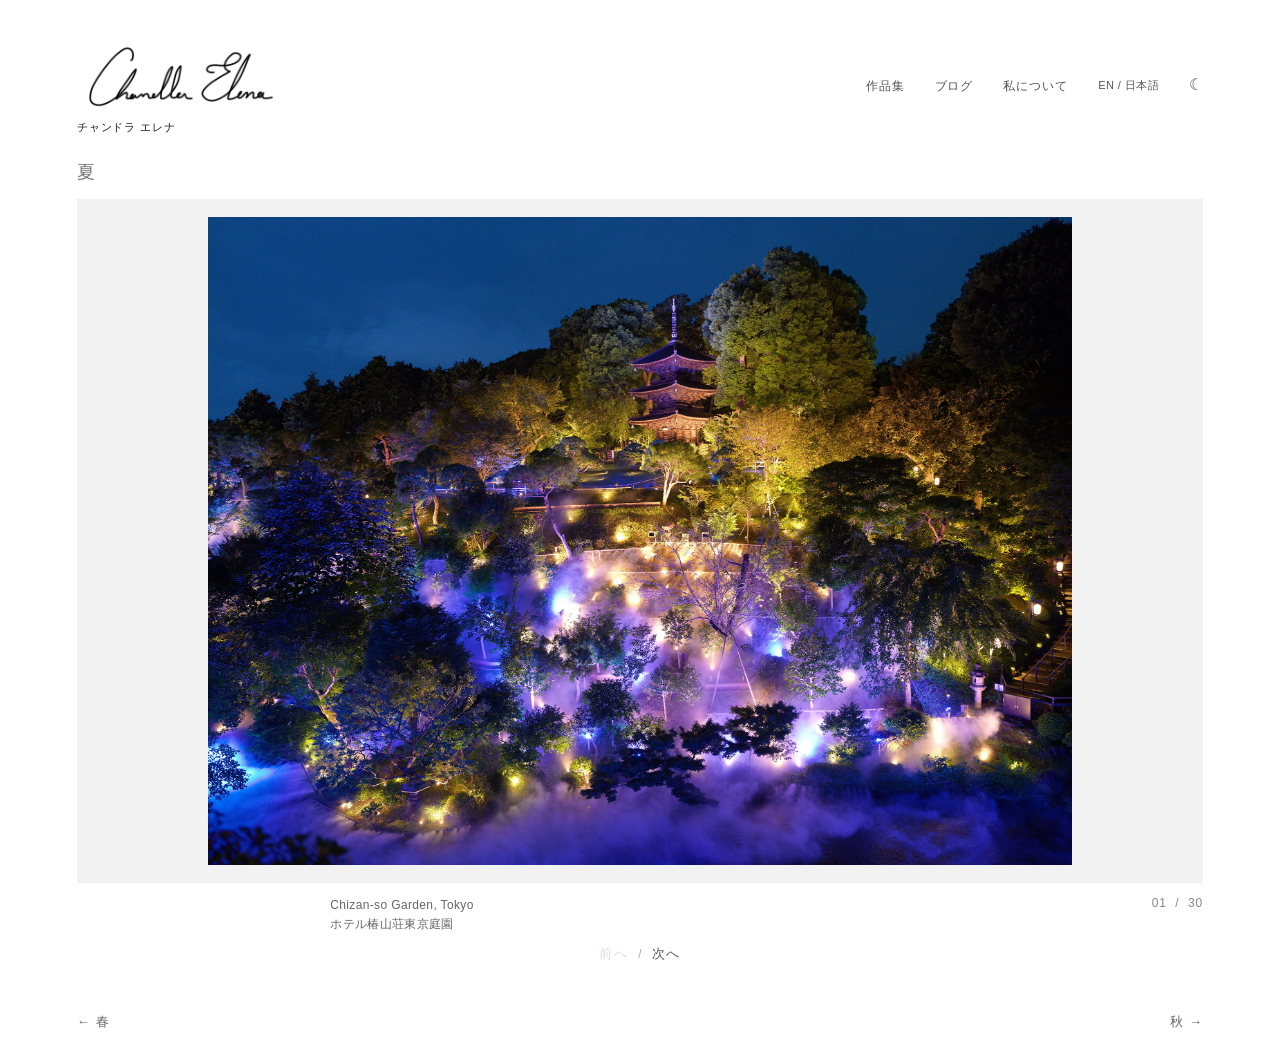
<file: galleries/summer.html>
<!DOCTYPE html>
<html lang="en">
<head>
  <meta charset="UTF-8">
  <meta name="viewport" content="width=device-width, initial-scale=1.0">

  <title>Redirecting to Summer Gallery</title>

  <link rel="canonical" href="https://www.chandlerelena.com/galleries/summer/">

  <meta http-equiv="refresh" content="0;url=/galleries/summer/">

  <script>
    window.location.replace(
      "/galleries/summer/" + window.location.hash
    );
  </script>
</head>

<body>
  <p>
    Redirecting to the
    <a href="/galleries/summer/">Summer Gallery</a>...
  </p>
</body>
</html>
</file>
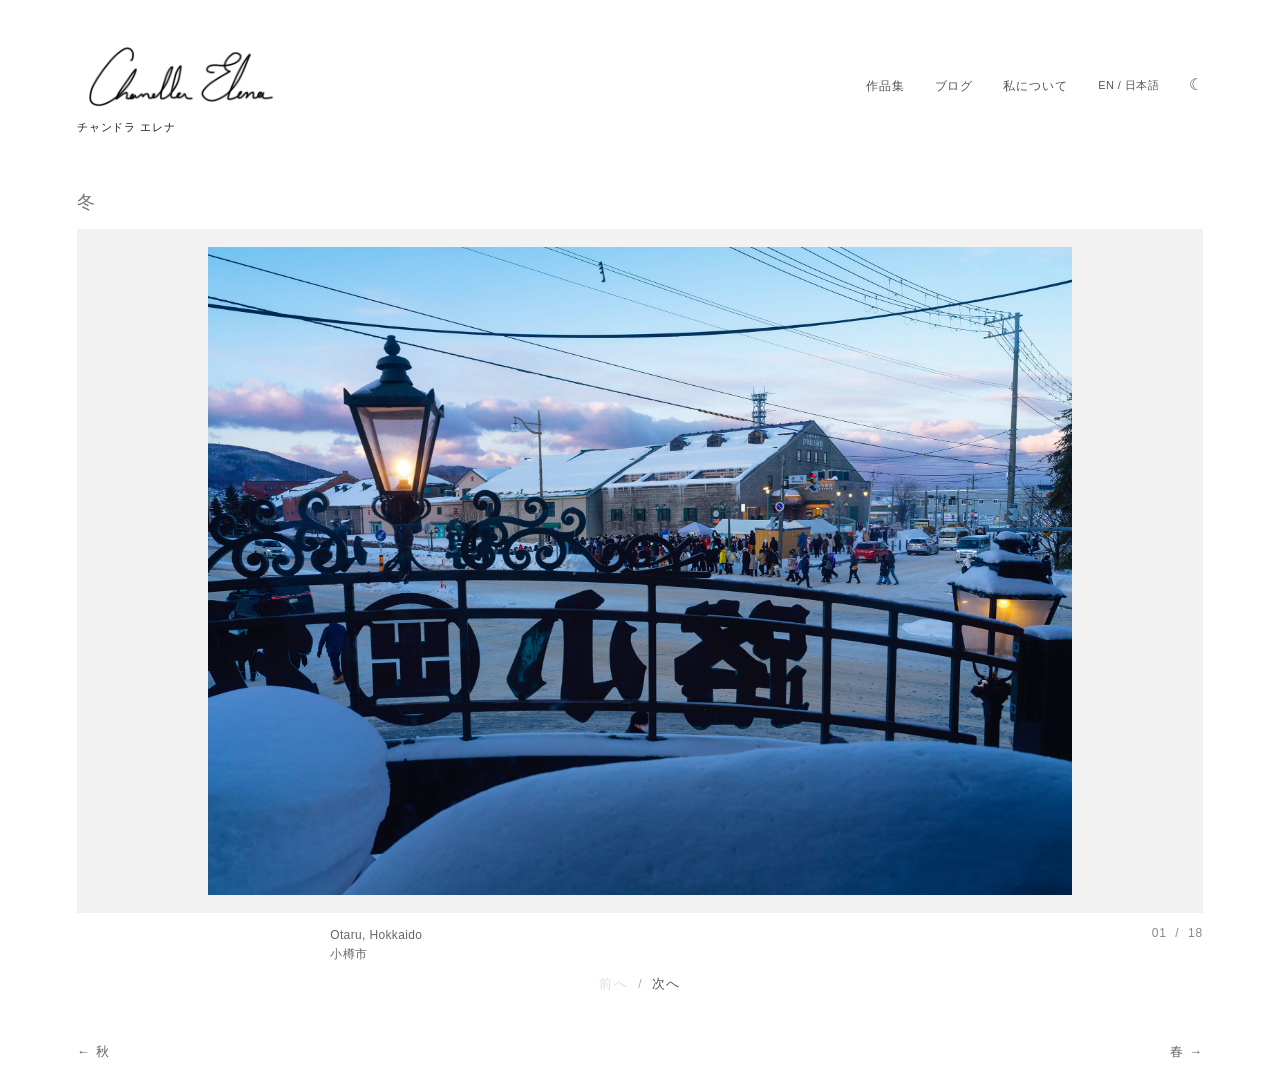
<file: galleries/winter.html>
<!DOCTYPE html>
<html lang="en">
<head>
  <meta charset="UTF-8">
  <meta name="viewport" content="width=device-width, initial-scale=1.0">

  <title>Redirecting to Winter Gallery</title>

  <link rel="canonical" href="https://www.chandlerelena.com/galleries/winter/">

  <meta http-equiv="refresh" content="0;url=/galleries/winter/">

  <script>
    window.location.replace(
      "/galleries/winter/" + window.location.hash
    );
  </script>
</head>

<body>
  <p>
    Redirecting to the
    <a href="/galleries/winter/">Winter Gallery</a>...
  </p>
</body>
</html>
</file>
<file: css/style.css>
/* =========================================
   BASIC SETUP
   ========================================= */

* {
  box-sizing: border-box;
}

html {
  scroll-behavior: smooth;
}

body {
  margin: 0;
  background: #ffffff;
  color: #222222;

  font-family: Arial, Helvetica, sans-serif;
  font-weight: 400;

  -webkit-font-smoothing: antialiased;
}


/* =========================================
   HEADER
   ========================================= */

.site-header {
  width: 88%;
  max-width: 1600px;
  margin: 0 auto;

  padding: 38px 0 55px;

  display: flex;
  justify-content: space-between;
  align-items: center;
}

.site-title {
  color: #222222;
  text-decoration: none;
  font-size: 19px;
  font-weight: 500;
  letter-spacing: 0.14em;

  display: flex;
  flex-direction: column;
}

.site-name-ja {
  display: none;

  margin-top: 5px;

  font-family:
    "Hiragino Kaku Gothic ProN",
    "Yu Gothic",
    Meiryo,
    sans-serif;

  font-size: 11px;
  font-weight: 400;
  letter-spacing: 0.08em;
}

/* Handwritten signature header */
.site-signature {
  display: block;
  width: 210px;
  max-width: 100%;
  height: auto;
}

/* Light/dark mode */
html.dark-mode .site-signature {
  filter: invert(1);
}


html[data-language="ja"] .site-name-ja {
  display: block;
}

html[data-language="ja"] .season-overlay span {
  font-size: 25px;
  letter-spacing: 0;
}

.site-nav {
  display: flex;
  align-items: center;
  gap: 30px;
}

.site-nav a {
  color: #555555;
  text-decoration: none;

  font-size: 12px;
  letter-spacing: 0.08em;
  text-transform: uppercase;

  transition: opacity 0.3s ease;
}

.site-nav a:hover {
  opacity: 0.5;
}


/* =========================================
   SEASONAL HOMEPAGE IMAGES
   ========================================= */

.season-grid {
  width: 88%;
  max-width: 1600px;
  margin: 0 auto;
  display: flex;
  flex-direction: column;
  gap: 8px;
}

.season-card {
  position: relative;
  display: block;
  overflow: hidden;

  /* Wide panoramic slide */
  aspect-ratio: 5 / 1;

  background: #eeeeee;
  text-decoration: none;
}

.season-card .slide {
  position: absolute;
  inset: 0;

  display: block;

  width: 100%;
  height: 100%;

  object-fit: cover;

  opacity: 0;

  transition:
    opacity 1.4s ease,
    transform 0.7s ease;
}

.season-card .slide.visible {
  opacity: 1;
}


/* =========================================
   HOVER OVERLAY
   ========================================= */

.season-overlay {
  position: absolute;
  inset: 0;

  display: flex;
  justify-content: center;
  align-items: center;

  background: rgba(40, 40, 40, 0);

  transition: background 0.45s ease;
}

.season-overlay span {
  color: #ffffff;

  font-size: 17px;
  font-weight: 400;

  letter-spacing: 0.18em;
  text-transform: uppercase;

  opacity: 0;

  transform: translateY(5px);

  transition:
    opacity 0.4s ease,
    transform 0.4s ease;
}

.season-card:hover .season-overlay {
  background: rgba(40, 40, 40, 0.5);
}

.season-card:hover .season-overlay span {
  opacity: 1;
  transform: translateY(0);
}

.season-card:hover .slide {
  transform: scale(1.015);
}


/* =========================================
   FOOTER
   ========================================= */

.site-footer {
  width: 88%;
  max-width: 1600px;

  margin: 0 auto;
  padding: 70px 0 35px;

  color: #888888;

  font-size: 10px;
  letter-spacing: 0.06em;
}


/* =========================================
   MOBILE
   ========================================= */

@media (max-width: 700px) {

  .site-header {
    width: 90%;

    padding: 25px 0 35px;

    flex-direction: column;
    align-items: flex-start;

    gap: 18px;
  }

  .site-title {
    font-size: 17px;
  }

   .site-signature {
     width: 185px;
   }

  .site-nav {
    gap: 20px;
  }

  .site-nav a {
    font-size: 11px;
  }

  .season-grid {
    width: 90%;
    gap: 28px;
  }

   html[data-language="ja"] .season-overlay span {
  font-size: 21px;
}
  /*
     A little taller on phones so the photographs
     don't become extremely thin panoramic strips.
  */

  .season-card {
    aspect-ratio: 1.6 / 1;
  }

  /*
     Phones don't have a meaningful hover state,
     so display the season name over the image.
  */

  .season-overlay {
    background: rgba(40, 40, 40, 0.12);
  }

  .season-overlay span {
    opacity: 1;
    transform: none;

    font-size: 14px;
  }

  .site-footer {
    width: 90%;
    padding: 50px 0 25px;
  }
}

/* =========================================
   ABOUT PAGE
   ========================================= */

.about-page {
  width: 88%;
  max-width: 1200px;
  margin: 30px auto 0;

  display: grid;
  grid-template-columns: minmax(0, 1.1fr) minmax(0, 0.9fr);

  gap: 80px;
  align-items: center;
}

.about-image img {
  display: block;

  width: 100%;
  height: auto;

  object-fit: cover;
}

.about-copy {
  max-width: 520px;
}

.about-copy h1 {
  margin: 0 0 30px;

  font-size: 18px;
  font-weight: 500;

  letter-spacing: 0.12em;
  text-transform: uppercase;
}

.about-copy p {
  margin: 0 0 22px;

  color: #444444;

  font-size: 15px;
  line-height: 1.8;
}

.social-links {
  margin-top: 35px;

  display: flex;
  align-items: center;

  gap: 18px;
}

.social-links a {
  display: inline-flex;

  opacity: 0.65;

  transition:
    opacity 0.3s ease,
    transform 0.3s ease;
}

.social-links a:hover {
  opacity: 1;
  transform: translateY(-2px);
}

.social-links img {
  display: block;

  width: 50px;
  height: 50px;

  object-fit: contain;
}


/* =========================================
   ABOUT PAGE — MOBILE
   ========================================= */

@media (max-width: 700px) {

  .about-page {
    width: 90%;

    margin-top: 5px;

    grid-template-columns: 1fr;

    gap: 38px;
  }

  .about-copy {
    max-width: none;
  }

  .about-copy h1 {
    font-size: 16px;
  }

  .about-copy p {
    font-size: 14px;
    line-height: 1.75;
  }

  .social-links {
    margin-top: 28px;
  }

}

/* =========================================
   COMING SOON PAGE
   ========================================= */

.coming-soon {
  width: 88%;
  max-width: 1600px;

  min-height: 55vh;

  margin: 0 auto;

  display: flex;
  justify-content: center;
  align-items: center;
}

.coming-soon p {
  margin: 0;

  color: #777777;

  font-size: 13px;
  letter-spacing: 0.12em;
  text-transform: uppercase;
}

/* =========================================
   SEASONAL GALLERY
   ========================================= */

.gallery-page {
  min-height: 100vh;
  overflow-x: hidden;
}

.gallery-header {
  padding-bottom: 25px;
}


/* Main gallery area */

.gallery-viewer {
  width: 88%;
  max-width: 1600px;
  margin: 0 auto;
}

.gallery-heading {
  margin-bottom: 15px;
}

.gallery-heading h1 {
  margin: 0;

  font-size: 12px;
  font-weight: 400;

  letter-spacing: 0.16em;
  text-transform: uppercase;

  color: #777777;
}

html[data-language="ja"] .gallery-heading h1 {
  font-size: 18px;
  letter-spacing: 0;
}

/* The fixed visual stage */

.gallery-stage {
  position: relative;

  width: 100%;
  height: min(76vh, 950px);

  overflow: hidden;

  background: #f2f2f2;
  transition: background-color 0.75s ease;
}

.gallery-slide {
  position: absolute;
  inset: 0;

  display: flex;
  justify-content: center;
  align-items: center;

  padding: 18px 6px;
}

.gallery-slide img {
  display: block;

  max-width: 100%;
  max-height: 100%;

  width: auto;
  height: auto;

  object-fit: contain;

  opacity: 1;

  transition:
    transform 0.4s ease,
    opacity 0.4s ease;
}


/* Caption and counter */

.gallery-info {
  min-height: 50px;

  padding-top: 13px;

  display: flex;
  justify-content: space-between;
  align-items: flex-start;

  gap: 30px;
}

.gallery-caption {
  color: #666666;

  font-size: 11px;
  line-height: 1.6;

  letter-spacing: 0.03em;
}

/* Caption position for horizontal photographs */

.gallery-caption.landscape {
  margin-left: 22.5%;
}


/* Caption position for vertical photographs */

.gallery-caption.portrait {
  margin-left: 34.5%;
}
.gallery-counter {
  flex-shrink: 0;

  color: #888888;

  font-size: 10px;
  letter-spacing: 0.08em;
}

.counter-divider {
  padding: 0 4px;
}


/* Previous / Next */

.gallery-controls {
  display: flex;
  justify-content: center;
  align-items: center;

  margin-top: 6px;

  gap: 10px;
}

.gallery-controls button {
  padding: 5px 0;

  border: 0;
  background: none;

  color: #555555;

  font-family: inherit;
  font-size: 10px;

  letter-spacing: 0.12em;
  text-transform: uppercase;

  cursor: pointer;

  transition: opacity 0.25s ease;
}

.gallery-controls button:hover {
  opacity: 0.45;
}

.gallery-controls button:disabled {
  opacity: 0.2;
  cursor: default;
}

.control-divider {
  color: #aaaaaa;
  font-size: 10px;
}


/* Previous / next season */

.gallery-season-nav {
  width: 88%;
  max-width: 1600px;

  margin: 45px auto 0;
  padding-bottom: 30px;

  display: flex;
  justify-content: space-between;

  font-size: 10px;
  letter-spacing: 0.1em;
  text-transform: uppercase;
}

.gallery-season-nav a {
  color: #666666;
  text-decoration: none;

  transition: opacity 0.3s ease;
}

.gallery-season-nav a:hover {
  opacity: 0.5;
}

.season-nav-disabled {
  color: #bbbbbb;
}


/* =========================================
   GALLERY — MOBILE
   ========================================= */

@media (max-width: 700px) {

  .gallery-header {
    padding-bottom: 20px;
  }

  .gallery-viewer {
    width: 90%;
  }

  .gallery-stage {
    height: 58vh;
  }

  .gallery-slide {
    padding: 8px;
  }

  .gallery-info {
    min-height: 55px;
  }

  .gallery-season-nav {
    width: 90%;
    margin-top: 35px;
  }

  .gallery-caption.landscape,
  .gallery-caption.portrait {
    margin-left: 0;
  }

}

/* ========================================
   LIGHT / DARK THEME
   ======================================== */

body {
  transition:
    background-color 0.75s ease,
    color 0.75s ease;
}

.language-toggle {
  display: inline-flex;
  align-items: center;
  justify-content: center;

  padding: 0;
  border: 0;
  background: none;

  color: #555555;

  font-family:
    Arial,
    "Hiragino Kaku Gothic ProN",
    "Yu Gothic",
    Meiryo,
    sans-serif;

  font-size: 11px;
  line-height: 1;
  letter-spacing: 0.04em;

  cursor: pointer;

  transition:
    color 0.75s ease,
    opacity 0.3s ease;
}

.language-toggle {
  transform: translateY(-1px);
}

.theme-toggle {
  transform: translateY(-2px);
}

.language-toggle:hover {
  opacity: 0.5;
}

/* Theme toggle */

.theme-toggle {
  display: inline-flex;
  align-items: center;
  justify-content: center;

  padding: 0;
  border: 0;
  background: none;

  color: #555555;

  font-family: inherit;
  font-size: 16px;
  line-height: 1;

  cursor: pointer;

  transition:
    color 0.3s ease,
    opacity 0.3s ease;
}

.theme-toggle:hover {
  opacity: 0.5;
}


/* Dark mode */

html.dark-mode body {
  background: #111111;
  color: #eeeeee;
}

html.dark-mode .site-title {
  color: #eeeeee;
}

html.dark-mode .site-nav a {
  color: #bbbbbb;
}

html.dark-mode .language-toggle {
  color: #bbbbbb;
}

html.dark-mode .theme-toggle {
  color: #dddddd;
}

html.dark-mode .gallery-heading h1 {
  color: #aaaaaa;
}

html.dark-mode .gallery-stage {
  background: #202020;
}

html.dark-mode .gallery-caption {
  color: #aaaaaa;
}

html.dark-mode .gallery-counter {
  color: #999999;
}

html.dark-mode .gallery-controls button {
  color: #bbbbbb;
}

html.dark-mode .control-divider {
  color: #777777;
}

html.dark-mode .gallery-season-nav a {
  color: #aaaaaa;
}

html.dark-mode .site-footer {
  color: #888888;
}

html.dark-mode .about-copy p {
  color: #bbbbbb;
}

.site-title,
.site-nav a,
.theme-toggle,
.gallery-heading h1,
.gallery-caption,
.gallery-counter,
.gallery-controls button,
.control-divider,
.gallery-season-nav a,
.site-footer,
.about-copy p {
  transition:
    color 0.75s ease,
    opacity 0.3s ease;
}

html[data-language="ja"]:not(.language-ready)
  [data-en][data-ja] {
  visibility: hidden;
}

/* --------------------------------
   Gallery typography controls
   -------------------------------- */

/* ENGLISH */

html[data-language="en"] .gallery-caption {
  font-size: 12px;
}

html[data-language="en"] .gallery-counter {
  font-size: 11px;
}

html[data-language="en"] .gallery-controls button {
  font-size: 11px;
}

html[data-language="en"] .control-divider {
  font-size: 11px;
}

html[data-language="en"] .gallery-season-nav {
  font-size: 11px;
}


/* JAPANESE */

html[data-language="ja"] .gallery-caption {
  font-size: 12px;
}

html[data-language="ja"] .location-ja {
  font-size: 12px;
}

html[data-language="ja"] .gallery-counter {
  font-size: 12px;
}

html[data-language="ja"] .gallery-controls button {
  font-size: 13px;
}

html[data-language="ja"] .control-divider {
  font-size: 12px;
}

html[data-language="ja"] .gallery-season-nav {
  font-size: 13px;
}

/* Mobile */

@media (max-width: 700px) {

  .theme-toggle {
    font-size: 15px;
  }

}

/* About page bilingual biography */
.bio-japanese {
  display: none;
}

html[data-language="ja"] .bio-english {
  display: none;
}

html[data-language="ja"] .bio-japanese {
  display: block;
}
</file>
